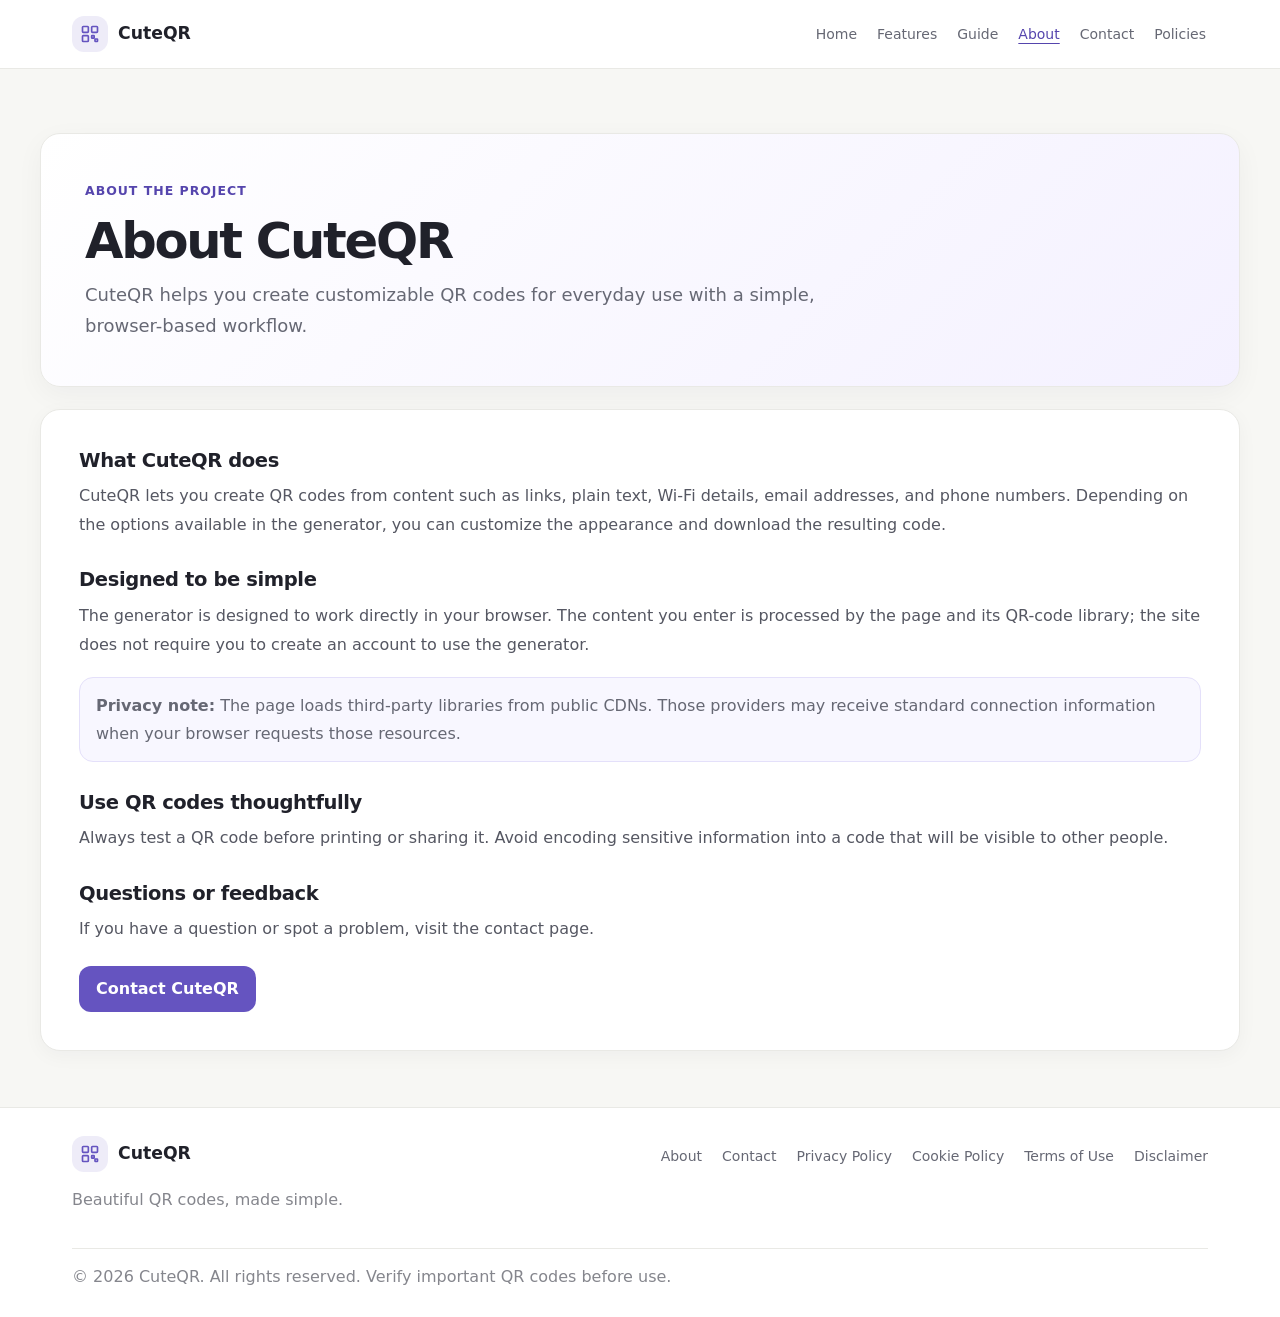
<file: about.html>
<!DOCTYPE html>
<html lang="en">
<head>
  <meta charset="UTF-8" />
  <meta name="viewport" content="width=device-width, initial-scale=1.0, viewport-fit=cover" />
  <meta name="theme-color" content="#f7f7f4" />
  <meta name="referrer" content="strict-origin-when-cross-origin" />
  <meta name="description" content="Learn more about CuteQR, our privacy-first mission, and how we provide reliable, free QR code generation and decoding tools." />
  <title>About CuteQR — Fast & Secure QR Code Tools</title>
  <link rel="icon" href="data:image/svg+xml,%3Csvg xmlns='http://www.w3.org/2000/svg' viewBox='0 0 100 100'%3E%3Crect width='100' height='100' rx='20' fill='%236554c0'/%3E%3Crect x='20' y='20' width='25' height='25' fill='%23fff'/%3E%3Crect x='55' y='20' width='25' height='25' fill='%23fff'/%3E%3Crect x='20' y='55' width='25' height='25' fill='%23fff'/%3E%3Crect x='55' y='55' width='15' height='15' fill='%23fff'/%3E%3C/svg%3E" />
  <link rel="stylesheet" href="assets/css/styles.css" />
  <meta name="keywords" content="About CuteQR, privacy-focused QR generator, safe QR scanner" />
  <link rel="canonical" href="https://qr-rimon.vercel.app/about.html" />
  <!-- Open Graph / Facebook -->
  <meta property="og:type" content="website" />
  <meta property="og:url" content="https://qr-rimon.vercel.app/about.html" />
  <meta property="og:title" content="About CuteQR — Fast & Secure QR Code Tools" />
  <meta property="og:description" content="Learn more about CuteQR, our privacy-first mission, and how we provide reliable, free QR code generation and decoding tools." />
  <meta property="og:site_name" content="CuteQR" />
  <!-- Twitter Card -->
  <meta name="twitter:card" content="summary_large_image" />
  <meta name="twitter:url" content="https://qr-rimon.vercel.app/about.html" />
  <meta name="twitter:title" content="About CuteQR — Fast & Secure QR Code Tools" />
  <meta name="twitter:description" content="Learn more about CuteQR, our privacy-first mission, and how we provide reliable, free QR code generation and decoding tools." />
</head>
<body>
  <a href="#main-content" class="skip-link">Skip to content</a>
  <header class="legal-site-header">
    <div class="container-cute legal-nav">
      <a class="legal-brand" href="index.html" aria-label="CuteQR home"><span class="legal-brand-mark" aria-hidden="true"><svg width="20" height="20" viewBox="0 0 24 24" fill="none" stroke="currentColor" stroke-width="2" stroke-linecap="round" stroke-linejoin="round"><rect x="3" y="3" width="7" height="7" rx="1"/><rect x="14" y="3" width="7" height="7" rx="1"/><rect x="3" y="14" width="7" height="7" rx="1"/><rect x="14" y="14" width="3" height="3" rx=".5"/><rect x="18" y="18" width="3" height="3" rx=".5"/></svg></span><span>CuteQR</span></a>
      <nav class="legal-nav-links" aria-label="Main navigation"><a href="index.html#generator">Home</a>
<a href="index.html#features">Features</a>
<a href="index.html#how-to">Guide</a>
<a href="about.html" aria-current="page">About</a>
<a href="contact.html">Contact</a>
<a href="privacy-policy.html">Policies</a></nav>
    </div>
  </header>
  <main id="main-content" class="container-cute legal-main">
    <section class="legal-hero" aria-labelledby="page-title">
      <span class="legal-eyebrow">About the project</span>
      <h1 id="page-title" class="legal-page-title">About CuteQR</h1>
      <p class="legal-intro">CuteQR helps you create customizable QR codes for everyday use with a simple, browser-based workflow.</p>
    </section>
    <article class="legal-content">
      <h2>What CuteQR does</h2><p>CuteQR lets you create QR codes from content such as links, plain text, Wi-Fi details, email addresses, and phone numbers. Depending on the options available in the generator, you can customize the appearance and download the resulting code.</p><h2>Designed to be simple</h2><p>The generator is designed to work directly in your browser. The content you enter is processed by the page and its QR-code library; the site does not require you to create an account to use the generator.</p><div class="legal-callout"><strong>Privacy note:</strong> The page loads third-party libraries from public CDNs. Those providers may receive standard connection information when your browser requests those resources.</div><h2>Use QR codes thoughtfully</h2><p>Always test a QR code before printing or sharing it. Avoid encoding sensitive information into a code that will be visible to other people.</p><h2>Questions or feedback</h2><p>If you have a question or spot a problem, visit the contact page.</p><a class="legal-cta" href="contact.html">Contact CuteQR</a>
    </article>
  </main>
  <footer class="legal-footer">
    <div class="container-cute legal-footer-inner">
      <div><a class="legal-brand" href="index.html"><span class="legal-brand-mark" aria-hidden="true"><svg width="20" height="20" viewBox="0 0 24 24" fill="none" stroke="currentColor" stroke-width="2" stroke-linecap="round" stroke-linejoin="round"><rect x="3" y="3" width="7" height="7" rx="1"/><rect x="14" y="3" width="7" height="7" rx="1"/><rect x="3" y="14" width="7" height="7" rx="1"/><rect x="14" y="14" width="3" height="3" rx=".5"/><rect x="18" y="18" width="3" height="3" rx=".5"/></svg></span><span>CuteQR</span></a><p class="text-xs mt-2" style="color:var(--ink-mute)">Beautiful QR codes, made simple.</p></div>
      <nav class="footer-links" aria-label="Footer navigation"><a href="about.html">About</a>
<a href="contact.html">Contact</a>
<a href="privacy-policy.html">Privacy Policy</a>
<a href="cookie-policy.html">Cookie Policy</a>
<a href="terms.html">Terms of Use</a>
<a href="disclaimer.html">Disclaimer</a></nav>
      <p class="text-xs" style="color:var(--ink-mute); width:100%; border-top:1px solid var(--border); padding-top:16px; margin:0">© 2026 CuteQR. All rights reserved. Verify important QR codes before use.</p>
    </div>
  </footer>
</body>
</html>
</file>
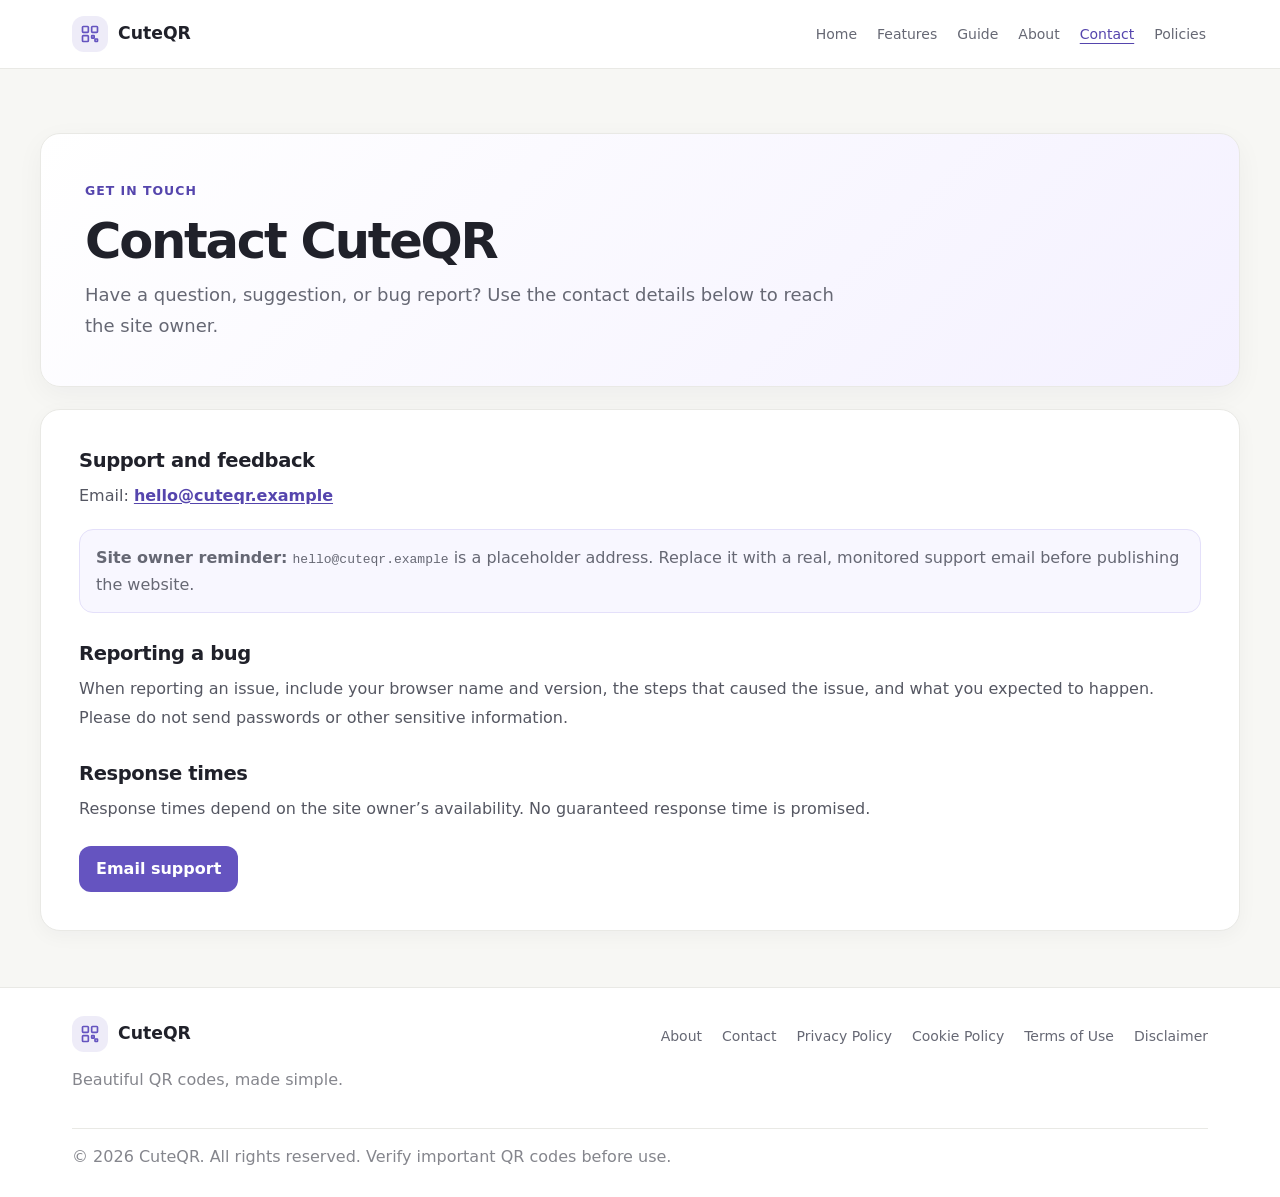
<file: contact.html>
<!DOCTYPE html>
<html lang="en">
<head>
  <meta charset="UTF-8" />
  <meta name="viewport" content="width=device-width, initial-scale=1.0, viewport-fit=cover" />
  <meta name="theme-color" content="#f7f7f4" />
  <meta name="referrer" content="strict-origin-when-cross-origin" />
  <meta name="description" content="Get in touch with the CuteQR team for support, feedback, or inquiries regarding our online QR code tools." />
  <title>Contact Us — CuteQR Support & Feedback</title>
  <link rel="icon" href="data:image/svg+xml,%3Csvg xmlns='http://www.w3.org/2000/svg' viewBox='0 0 100 100'%3E%3Crect width='100' height='100' rx='20' fill='%236554c0'/%3E%3Crect x='20' y='20' width='25' height='25' fill='%23fff'/%3E%3Crect x='55' y='20' width='25' height='25' fill='%23fff'/%3E%3Crect x='20' y='55' width='25' height='25' fill='%23fff'/%3E%3Crect x='55' y='55' width='15' height='15' fill='%23fff'/%3E%3C/svg%3E" />
  <link rel="stylesheet" href="assets/css/styles.css" />
  <meta name="keywords" content="Contact CuteQR, QR code support, feedback" />
  <link rel="canonical" href="https://qr-rimon.vercel.app/contact.html" />
  <!-- Open Graph / Facebook -->
  <meta property="og:type" content="website" />
  <meta property="og:url" content="https://qr-rimon.vercel.app/contact.html" />
  <meta property="og:title" content="Contact Us — CuteQR Support & Feedback" />
  <meta property="og:description" content="Get in touch with the CuteQR team for support, feedback, or inquiries regarding our online QR code tools." />
  <meta property="og:site_name" content="CuteQR" />
  <!-- Twitter Card -->
  <meta name="twitter:card" content="summary_large_image" />
  <meta name="twitter:url" content="https://qr-rimon.vercel.app/contact.html" />
  <meta name="twitter:title" content="Contact Us — CuteQR Support & Feedback" />
  <meta name="twitter:description" content="Get in touch with the CuteQR team for support, feedback, or inquiries regarding our online QR code tools." />
</head>
<body>
  <a href="#main-content" class="skip-link">Skip to content</a>
  <header class="legal-site-header">
    <div class="container-cute legal-nav">
      <a class="legal-brand" href="index.html" aria-label="CuteQR home"><span class="legal-brand-mark" aria-hidden="true"><svg width="20" height="20" viewBox="0 0 24 24" fill="none" stroke="currentColor" stroke-width="2" stroke-linecap="round" stroke-linejoin="round"><rect x="3" y="3" width="7" height="7" rx="1"/><rect x="14" y="3" width="7" height="7" rx="1"/><rect x="3" y="14" width="7" height="7" rx="1"/><rect x="14" y="14" width="3" height="3" rx=".5"/><rect x="18" y="18" width="3" height="3" rx=".5"/></svg></span><span>CuteQR</span></a>
      <nav class="legal-nav-links" aria-label="Main navigation"><a href="index.html#generator">Home</a>
<a href="index.html#features">Features</a>
<a href="index.html#how-to">Guide</a>
<a href="about.html">About</a>
<a href="contact.html" aria-current="page">Contact</a>
<a href="privacy-policy.html">Policies</a></nav>
    </div>
  </header>
  <main id="main-content" class="container-cute legal-main">
    <section class="legal-hero" aria-labelledby="page-title">
      <span class="legal-eyebrow">Get in touch</span>
      <h1 id="page-title" class="legal-page-title">Contact CuteQR</h1>
      <p class="legal-intro">Have a question, suggestion, or bug report? Use the contact details below to reach the site owner.</p>
    </section>
    <article class="legal-content">
      <h2>Support and feedback</h2><p>Email: <a class="legal-inline-link" href="mailto:hello@cuteqr.example">hello@cuteqr.example</a></p><div class="legal-callout"><strong>Site owner reminder:</strong> <code>hello@cuteqr.example</code> is a placeholder address. Replace it with a real, monitored support email before publishing the website.</div><h2>Reporting a bug</h2><p>When reporting an issue, include your browser name and version, the steps that caused the issue, and what you expected to happen. Please do not send passwords or other sensitive information.</p><h2>Response times</h2><p>Response times depend on the site owner’s availability. No guaranteed response time is promised.</p><a class="legal-cta" href="mailto:hello@cuteqr.example">Email support</a>
    </article>
  </main>
  <footer class="legal-footer">
    <div class="container-cute legal-footer-inner">
      <div><a class="legal-brand" href="index.html"><span class="legal-brand-mark" aria-hidden="true"><svg width="20" height="20" viewBox="0 0 24 24" fill="none" stroke="currentColor" stroke-width="2" stroke-linecap="round" stroke-linejoin="round"><rect x="3" y="3" width="7" height="7" rx="1"/><rect x="14" y="3" width="7" height="7" rx="1"/><rect x="3" y="14" width="7" height="7" rx="1"/><rect x="14" y="14" width="3" height="3" rx=".5"/><rect x="18" y="18" width="3" height="3" rx=".5"/></svg></span><span>CuteQR</span></a><p class="text-xs mt-2" style="color:var(--ink-mute)">Beautiful QR codes, made simple.</p></div>
      <nav class="footer-links" aria-label="Footer navigation"><a href="about.html">About</a>
<a href="contact.html">Contact</a>
<a href="privacy-policy.html">Privacy Policy</a>
<a href="cookie-policy.html">Cookie Policy</a>
<a href="terms.html">Terms of Use</a>
<a href="disclaimer.html">Disclaimer</a></nav>
      <p class="text-xs" style="color:var(--ink-mute); width:100%; border-top:1px solid var(--border); padding-top:16px; margin:0">© 2026 CuteQR. All rights reserved. Verify important QR codes before use.</p>
    </div>
  </footer>
</body>
</html>
</file>
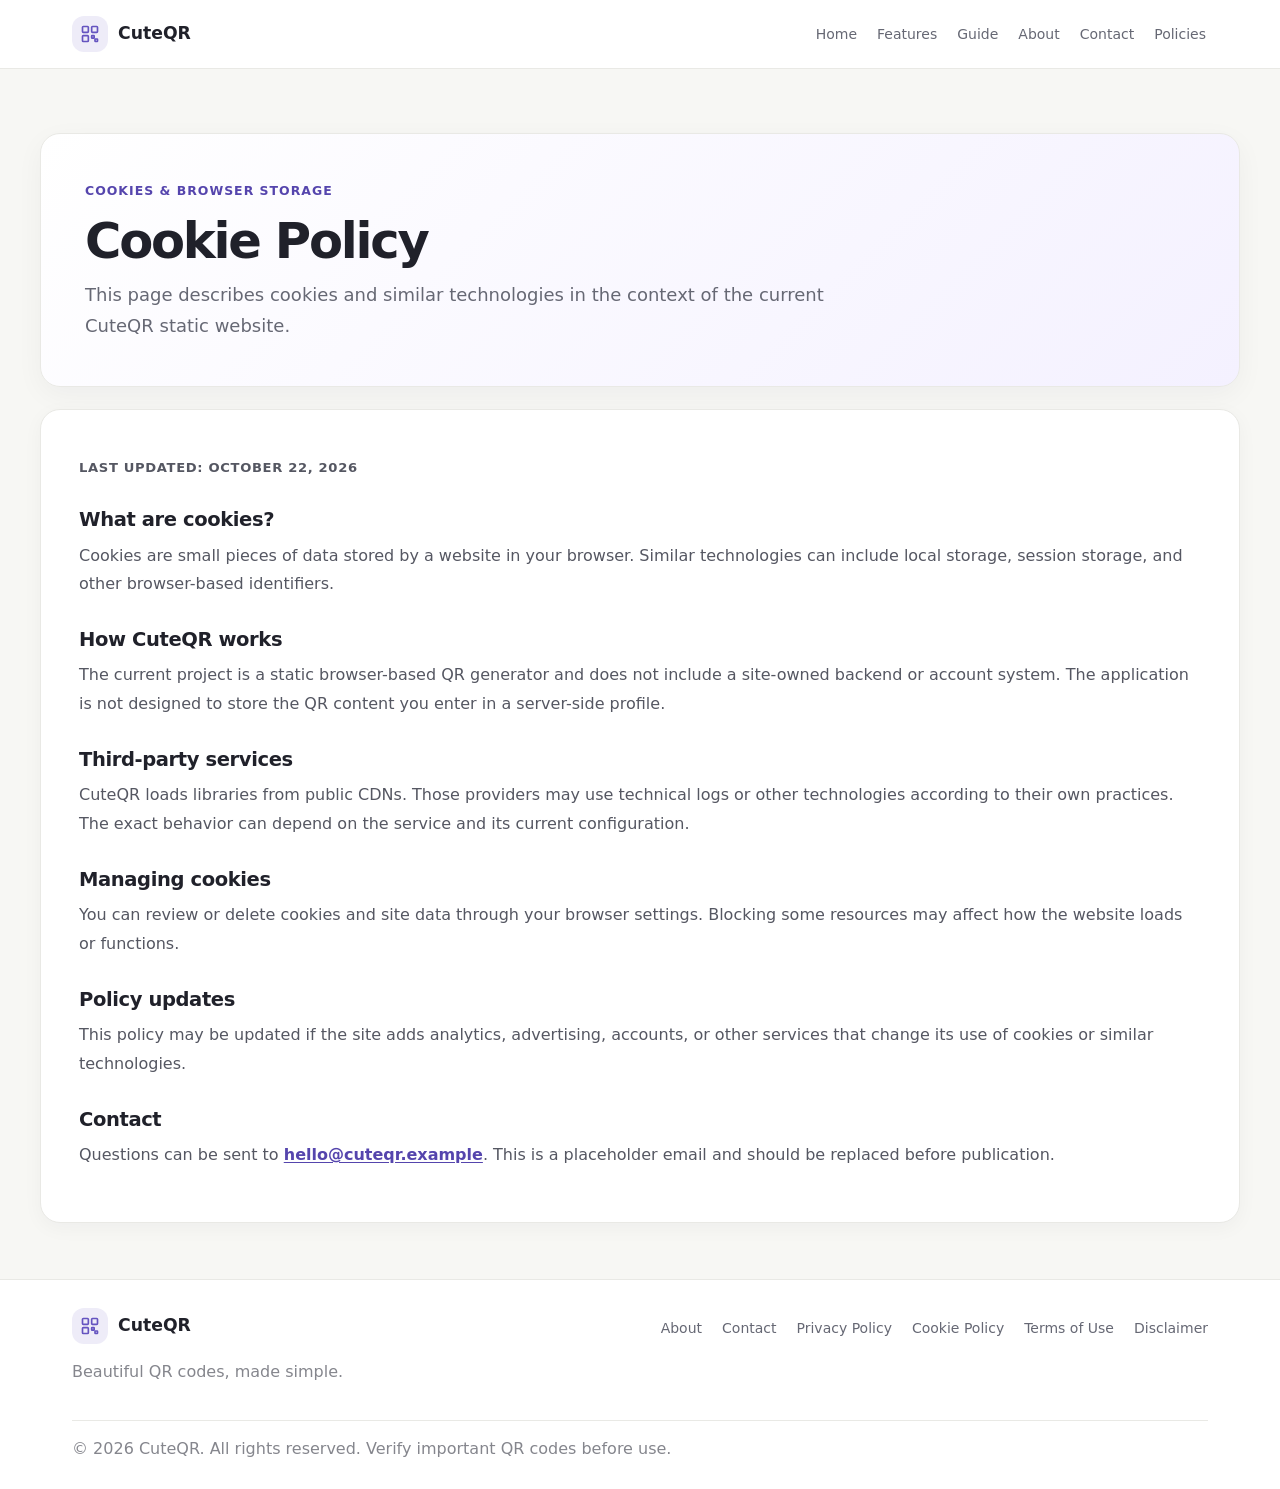
<file: cookie-policy.html>
<!DOCTYPE html>
<html lang="en">
<head>
  <meta charset="UTF-8" />
  <meta name="viewport" content="width=device-width, initial-scale=1.0, viewport-fit=cover" />
  <meta name="theme-color" content="#f7f7f4" />
  <meta name="referrer" content="strict-origin-when-cross-origin" />
  <meta name="description" content="Understand how CuteQR uses cookies and tracking technologies to ensure optimal performance." />
  <title>Cookie Policy — CuteQR</title>
  <link rel="icon" href="data:image/svg+xml,%3Csvg xmlns='http://www.w3.org/2000/svg' viewBox='0 0 100 100'%3E%3Crect width='100' height='100' rx='20' fill='%236554c0'/%3E%3Crect x='20' y='20' width='25' height='25' fill='%23fff'/%3E%3Crect x='55' y='20' width='25' height='25' fill='%23fff'/%3E%3Crect x='20' y='55' width='25' height='25' fill='%23fff'/%3E%3Crect x='55' y='55' width='15' height='15' fill='%23fff'/%3E%3C/svg%3E" />
  <link rel="stylesheet" href="assets/css/styles.css" />
  <meta name="keywords" content="CuteQR cookie policy, cookies usage" />
  <link rel="canonical" href="https://qr-rimon.vercel.app/cookie-policy.html" />
  <!-- Open Graph / Facebook -->
  <meta property="og:type" content="website" />
  <meta property="og:url" content="https://qr-rimon.vercel.app/cookie-policy.html" />
  <meta property="og:title" content="Cookie Policy — CuteQR" />
  <meta property="og:description" content="Understand how CuteQR uses cookies and tracking technologies to ensure optimal performance." />
  <meta property="og:site_name" content="CuteQR" />
  <!-- Twitter Card -->
  <meta name="twitter:card" content="summary_large_image" />
  <meta name="twitter:url" content="https://qr-rimon.vercel.app/cookie-policy.html" />
  <meta name="twitter:title" content="Cookie Policy — CuteQR" />
  <meta name="twitter:description" content="Understand how CuteQR uses cookies and tracking technologies to ensure optimal performance." />
</head>
<body>
  <a href="#main-content" class="skip-link">Skip to content</a>
  <header class="legal-site-header">
    <div class="container-cute legal-nav">
      <a class="legal-brand" href="index.html" aria-label="CuteQR home"><span class="legal-brand-mark" aria-hidden="true"><svg width="20" height="20" viewBox="0 0 24 24" fill="none" stroke="currentColor" stroke-width="2" stroke-linecap="round" stroke-linejoin="round"><rect x="3" y="3" width="7" height="7" rx="1"/><rect x="14" y="3" width="7" height="7" rx="1"/><rect x="3" y="14" width="7" height="7" rx="1"/><rect x="14" y="14" width="3" height="3" rx=".5"/><rect x="18" y="18" width="3" height="3" rx=".5"/></svg></span><span>CuteQR</span></a>
      <nav class="legal-nav-links" aria-label="Main navigation"><a href="index.html#generator">Home</a>
<a href="index.html#features">Features</a>
<a href="index.html#how-to">Guide</a>
<a href="about.html">About</a>
<a href="contact.html">Contact</a>
<a href="privacy-policy.html">Policies</a></nav>
    </div>
  </header>
  <main id="main-content" class="container-cute legal-main">
    <section class="legal-hero" aria-labelledby="page-title">
      <span class="legal-eyebrow">Cookies & browser storage</span>
      <h1 id="page-title" class="legal-page-title">Cookie Policy</h1>
      <p class="legal-intro">This page describes cookies and similar technologies in the context of the current CuteQR static website.</p>
    </section>
    <article class="legal-content">
      <p class="legal-updated">Last updated: October 22, 2026</p><h2>What are cookies?</h2><p>Cookies are small pieces of data stored by a website in your browser. Similar technologies can include local storage, session storage, and other browser-based identifiers.</p><h2>How CuteQR works</h2><p>The current project is a static browser-based QR generator and does not include a site-owned backend or account system. The application is not designed to store the QR content you enter in a server-side profile.</p><h2>Third-party services</h2><p>CuteQR loads libraries from public CDNs. Those providers may use technical logs or other technologies according to their own practices. The exact behavior can depend on the service and its current configuration.</p><h2>Managing cookies</h2><p>You can review or delete cookies and site data through your browser settings. Blocking some resources may affect how the website loads or functions.</p><h2>Policy updates</h2><p>This policy may be updated if the site adds analytics, advertising, accounts, or other services that change its use of cookies or similar technologies.</p><h2>Contact</h2><p>Questions can be sent to <a class="legal-inline-link" href="mailto:hello@cuteqr.example">hello@cuteqr.example</a>. This is a placeholder email and should be replaced before publication.</p>
    </article>
  </main>
  <footer class="legal-footer">
    <div class="container-cute legal-footer-inner">
      <div><a class="legal-brand" href="index.html"><span class="legal-brand-mark" aria-hidden="true"><svg width="20" height="20" viewBox="0 0 24 24" fill="none" stroke="currentColor" stroke-width="2" stroke-linecap="round" stroke-linejoin="round"><rect x="3" y="3" width="7" height="7" rx="1"/><rect x="14" y="3" width="7" height="7" rx="1"/><rect x="3" y="14" width="7" height="7" rx="1"/><rect x="14" y="14" width="3" height="3" rx=".5"/><rect x="18" y="18" width="3" height="3" rx=".5"/></svg></span><span>CuteQR</span></a><p class="text-xs mt-2" style="color:var(--ink-mute)">Beautiful QR codes, made simple.</p></div>
      <nav class="footer-links" aria-label="Footer navigation"><a href="about.html">About</a>
<a href="contact.html">Contact</a>
<a href="privacy-policy.html">Privacy Policy</a>
<a href="cookie-policy.html">Cookie Policy</a>
<a href="terms.html">Terms of Use</a>
<a href="disclaimer.html">Disclaimer</a></nav>
      <p class="text-xs" style="color:var(--ink-mute); width:100%; border-top:1px solid var(--border); padding-top:16px; margin:0">© 2026 CuteQR. All rights reserved. Verify important QR codes before use.</p>
    </div>
  </footer>
</body>
</html>
</file>
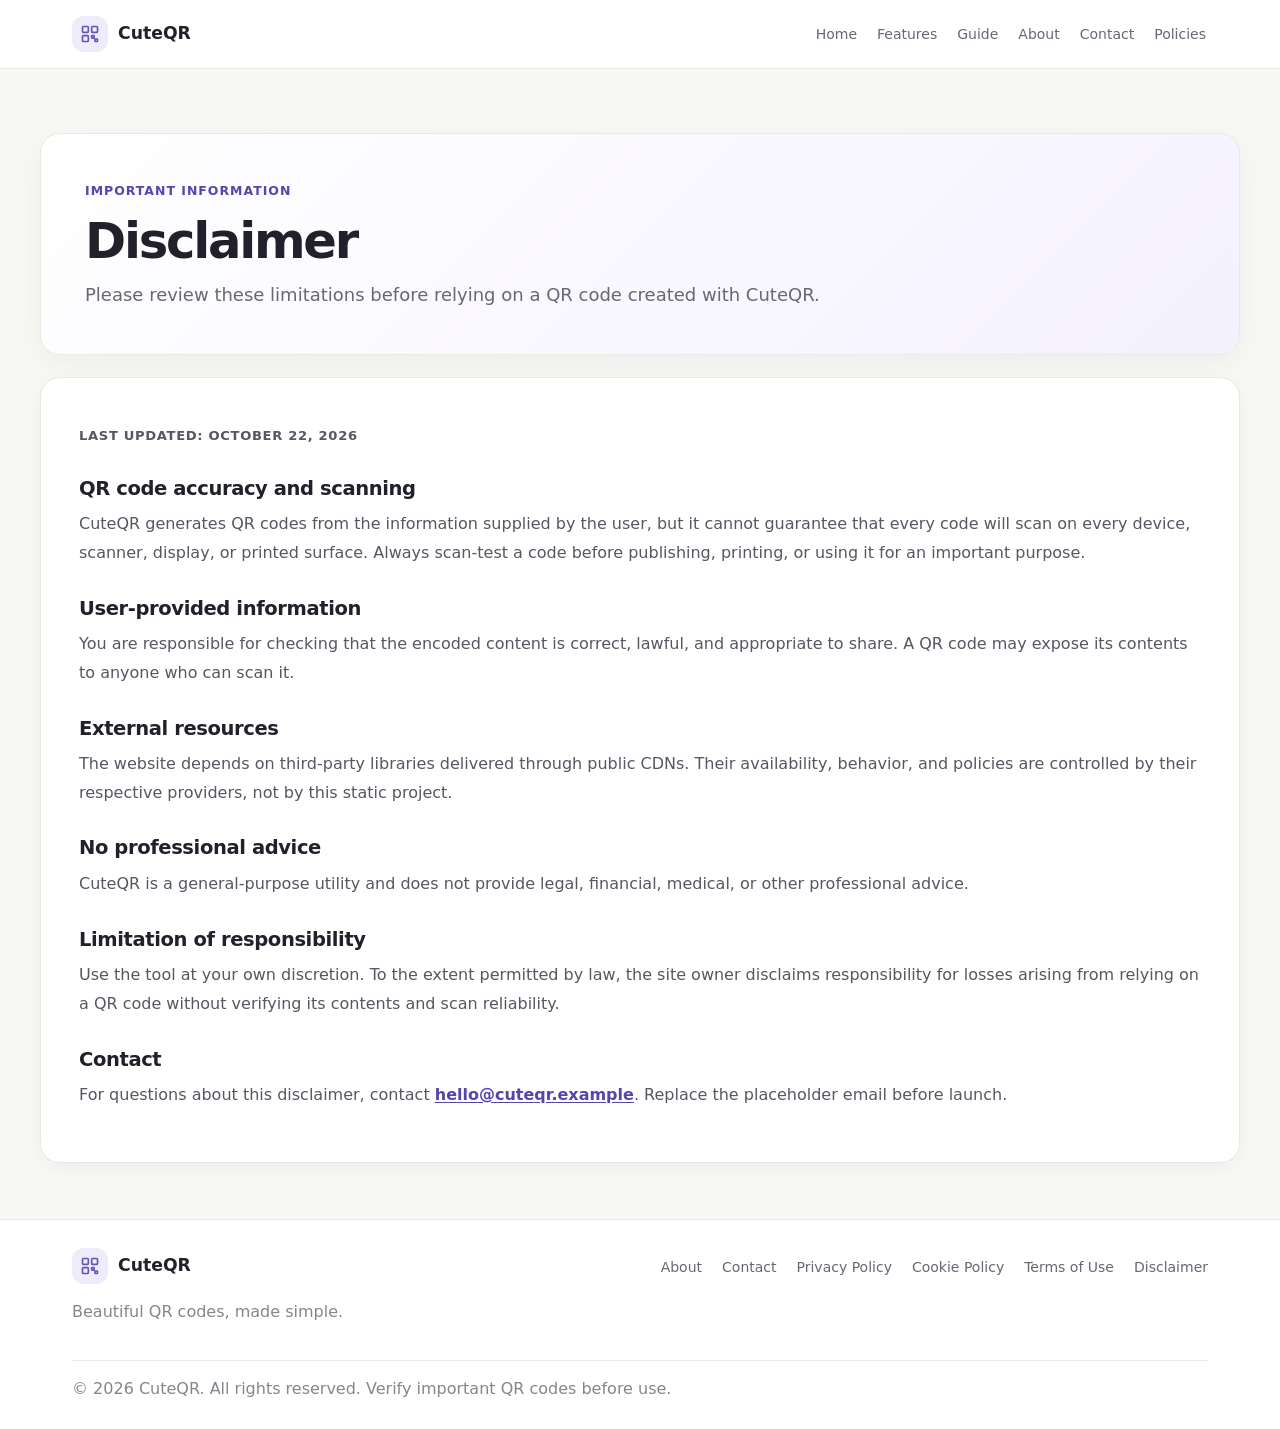
<file: disclaimer.html>
<!DOCTYPE html>
<html lang="en">
<head>
  <meta charset="UTF-8" />
  <meta name="viewport" content="width=device-width, initial-scale=1.0, viewport-fit=cover" />
  <meta name="theme-color" content="#f7f7f4" />
  <meta name="referrer" content="strict-origin-when-cross-origin" />
  <meta name="description" content="Read the disclaimer for CuteQR regarding tool usage, QR code generation accuracy, and limitations." />
  <title>Disclaimer — CuteQR</title>
  <link rel="icon" href="data:image/svg+xml,%3Csvg xmlns='http://www.w3.org/2000/svg' viewBox='0 0 100 100'%3E%3Crect width='100' height='100' rx='20' fill='%236554c0'/%3E%3Crect x='20' y='20' width='25' height='25' fill='%23fff'/%3E%3Crect x='55' y='20' width='25' height='25' fill='%23fff'/%3E%3Crect x='20' y='55' width='25' height='25' fill='%23fff'/%3E%3Crect x='55' y='55' width='15' height='15' fill='%23fff'/%3E%3C/svg%3E" />
  <link rel="stylesheet" href="assets/css/styles.css" />
  <meta name="keywords" content="CuteQR disclaimer, terms disclaimer" />
  <link rel="canonical" href="https://qr-rimon.vercel.app/disclaimer.html" />
  <!-- Open Graph / Facebook -->
  <meta property="og:type" content="website" />
  <meta property="og:url" content="https://qr-rimon.vercel.app/disclaimer.html" />
  <meta property="og:title" content="Disclaimer — CuteQR" />
  <meta property="og:description" content="Read the disclaimer for CuteQR regarding tool usage, QR code generation accuracy, and limitations." />
  <meta property="og:site_name" content="CuteQR" />
  <!-- Twitter Card -->
  <meta name="twitter:card" content="summary_large_image" />
  <meta name="twitter:url" content="https://qr-rimon.vercel.app/disclaimer.html" />
  <meta name="twitter:title" content="Disclaimer — CuteQR" />
  <meta name="twitter:description" content="Read the disclaimer for CuteQR regarding tool usage, QR code generation accuracy, and limitations." />
</head>
<body>
  <a href="#main-content" class="skip-link">Skip to content</a>
  <header class="legal-site-header">
    <div class="container-cute legal-nav">
      <a class="legal-brand" href="index.html" aria-label="CuteQR home"><span class="legal-brand-mark" aria-hidden="true"><svg width="20" height="20" viewBox="0 0 24 24" fill="none" stroke="currentColor" stroke-width="2" stroke-linecap="round" stroke-linejoin="round"><rect x="3" y="3" width="7" height="7" rx="1"/><rect x="14" y="3" width="7" height="7" rx="1"/><rect x="3" y="14" width="7" height="7" rx="1"/><rect x="14" y="14" width="3" height="3" rx=".5"/><rect x="18" y="18" width="3" height="3" rx=".5"/></svg></span><span>CuteQR</span></a>
      <nav class="legal-nav-links" aria-label="Main navigation"><a href="index.html#generator">Home</a>
<a href="index.html#features">Features</a>
<a href="index.html#how-to">Guide</a>
<a href="about.html">About</a>
<a href="contact.html">Contact</a>
<a href="privacy-policy.html">Policies</a></nav>
    </div>
  </header>
  <main id="main-content" class="container-cute legal-main">
    <section class="legal-hero" aria-labelledby="page-title">
      <span class="legal-eyebrow">Important information</span>
      <h1 id="page-title" class="legal-page-title">Disclaimer</h1>
      <p class="legal-intro">Please review these limitations before relying on a QR code created with CuteQR.</p>
    </section>
    <article class="legal-content">
      <p class="legal-updated">Last updated: October 22, 2026</p><h2>QR code accuracy and scanning</h2><p>CuteQR generates QR codes from the information supplied by the user, but it cannot guarantee that every code will scan on every device, scanner, display, or printed surface. Always scan-test a code before publishing, printing, or using it for an important purpose.</p><h2>User-provided information</h2><p>You are responsible for checking that the encoded content is correct, lawful, and appropriate to share. A QR code may expose its contents to anyone who can scan it.</p><h2>External resources</h2><p>The website depends on third-party libraries delivered through public CDNs. Their availability, behavior, and policies are controlled by their respective providers, not by this static project.</p><h2>No professional advice</h2><p>CuteQR is a general-purpose utility and does not provide legal, financial, medical, or other professional advice.</p><h2>Limitation of responsibility</h2><p>Use the tool at your own discretion. To the extent permitted by law, the site owner disclaims responsibility for losses arising from relying on a QR code without verifying its contents and scan reliability.</p><h2>Contact</h2><p>For questions about this disclaimer, contact <a class="legal-inline-link" href="mailto:hello@cuteqr.example">hello@cuteqr.example</a>. Replace the placeholder email before launch.</p>
    </article>
  </main>
  <footer class="legal-footer">
    <div class="container-cute legal-footer-inner">
      <div><a class="legal-brand" href="index.html"><span class="legal-brand-mark" aria-hidden="true"><svg width="20" height="20" viewBox="0 0 24 24" fill="none" stroke="currentColor" stroke-width="2" stroke-linecap="round" stroke-linejoin="round"><rect x="3" y="3" width="7" height="7" rx="1"/><rect x="14" y="3" width="7" height="7" rx="1"/><rect x="3" y="14" width="7" height="7" rx="1"/><rect x="14" y="14" width="3" height="3" rx=".5"/><rect x="18" y="18" width="3" height="3" rx=".5"/></svg></span><span>CuteQR</span></a><p class="text-xs mt-2" style="color:var(--ink-mute)">Beautiful QR codes, made simple.</p></div>
      <nav class="footer-links" aria-label="Footer navigation"><a href="about.html">About</a>
<a href="contact.html">Contact</a>
<a href="privacy-policy.html">Privacy Policy</a>
<a href="cookie-policy.html">Cookie Policy</a>
<a href="terms.html">Terms of Use</a>
<a href="disclaimer.html">Disclaimer</a></nav>
      <p class="text-xs" style="color:var(--ink-mute); width:100%; border-top:1px solid var(--border); padding-top:16px; margin:0">© 2026 CuteQR. All rights reserved. Verify important QR codes before use.</p>
    </div>
  </footer>
</body>
</html>
</file>
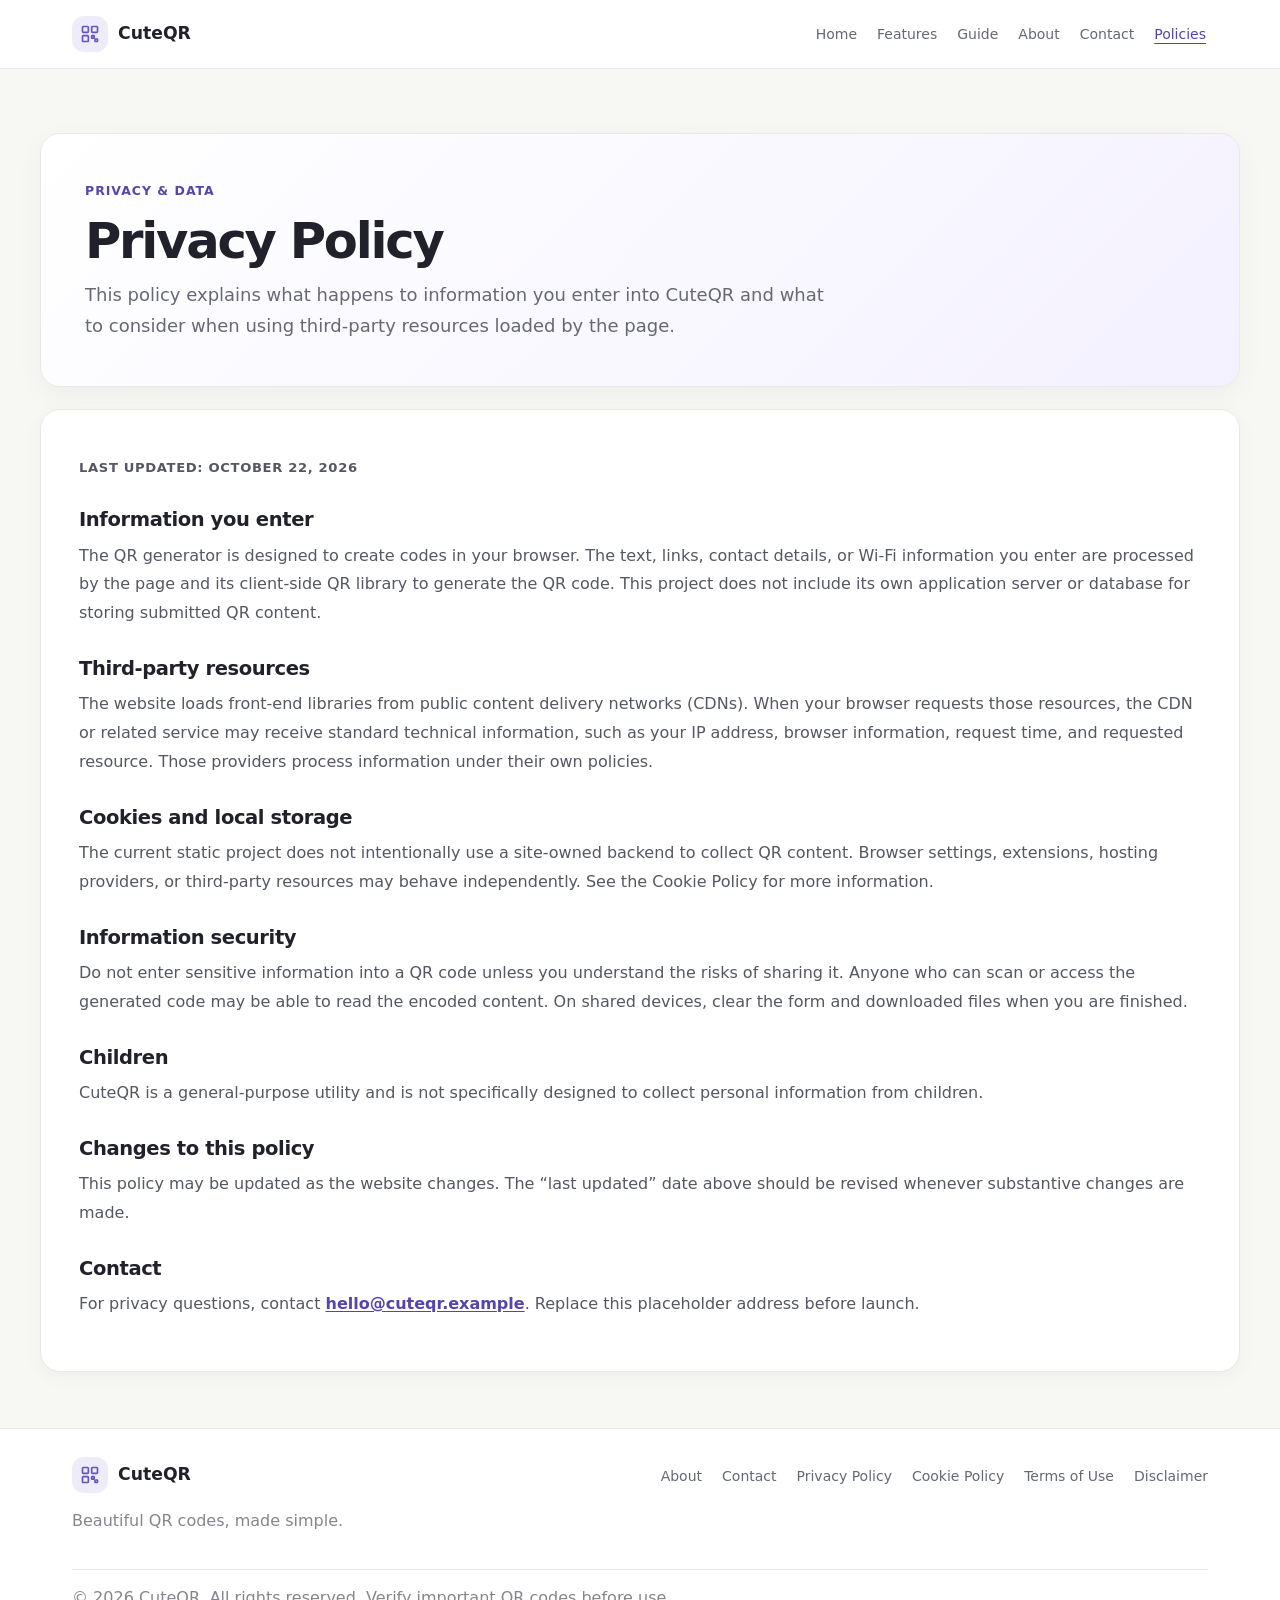
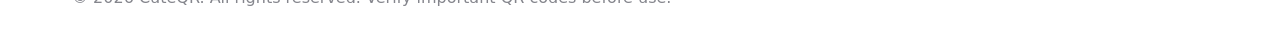
<file: privacy-policy.html>
<!DOCTYPE html>
<html lang="en">
<head>
  <meta charset="UTF-8" />
  <meta name="viewport" content="width=device-width, initial-scale=1.0, viewport-fit=cover" />
  <meta name="theme-color" content="#f7f7f4" />
  <meta name="referrer" content="strict-origin-when-cross-origin" />
  <meta name="description" content="Read the CuteQR Privacy Policy to understand how we protect your privacy, data, and security while using our free QR tools." />
  <title>Privacy Policy — CuteQR</title>
  <link rel="icon" href="data:image/svg+xml,%3Csvg xmlns='http://www.w3.org/2000/svg' viewBox='0 0 100 100'%3E%3Crect width='100' height='100' rx='20' fill='%236554c0'/%3E%3Crect x='20' y='20' width='25' height='25' fill='%23fff'/%3E%3Crect x='55' y='20' width='25' height='25' fill='%23fff'/%3E%3Crect x='20' y='55' width='25' height='25' fill='%23fff'/%3E%3Crect x='55' y='55' width='15' height='15' fill='%23fff'/%3E%3C/svg%3E" />
  <link rel="stylesheet" href="assets/css/styles.css" />
  <meta name="keywords" content="CuteQR privacy policy, data security" />
  <link rel="canonical" href="https://qr-rimon.vercel.app/privacy-policy.html" />
  <!-- Open Graph / Facebook -->
  <meta property="og:type" content="website" />
  <meta property="og:url" content="https://qr-rimon.vercel.app/privacy-policy.html" />
  <meta property="og:title" content="Privacy Policy — CuteQR" />
  <meta property="og:description" content="Read the CuteQR Privacy Policy to understand how we protect your privacy, data, and security while using our free QR tools." />
  <meta property="og:site_name" content="CuteQR" />
  <!-- Twitter Card -->
  <meta name="twitter:card" content="summary_large_image" />
  <meta name="twitter:url" content="https://qr-rimon.vercel.app/privacy-policy.html" />
  <meta name="twitter:title" content="Privacy Policy — CuteQR" />
  <meta name="twitter:description" content="Read the CuteQR Privacy Policy to understand how we protect your privacy, data, and security while using our free QR tools." />
</head>
<body>
  <a href="#main-content" class="skip-link">Skip to content</a>
  <header class="legal-site-header">
    <div class="container-cute legal-nav">
      <a class="legal-brand" href="index.html" aria-label="CuteQR home"><span class="legal-brand-mark" aria-hidden="true"><svg width="20" height="20" viewBox="0 0 24 24" fill="none" stroke="currentColor" stroke-width="2" stroke-linecap="round" stroke-linejoin="round"><rect x="3" y="3" width="7" height="7" rx="1"/><rect x="14" y="3" width="7" height="7" rx="1"/><rect x="3" y="14" width="7" height="7" rx="1"/><rect x="14" y="14" width="3" height="3" rx=".5"/><rect x="18" y="18" width="3" height="3" rx=".5"/></svg></span><span>CuteQR</span></a>
      <nav class="legal-nav-links" aria-label="Main navigation"><a href="index.html#generator">Home</a>
<a href="index.html#features">Features</a>
<a href="index.html#how-to">Guide</a>
<a href="about.html">About</a>
<a href="contact.html">Contact</a>
<a href="privacy-policy.html" aria-current="page">Policies</a></nav>
    </div>
  </header>
  <main id="main-content" class="container-cute legal-main">
    <section class="legal-hero" aria-labelledby="page-title">
      <span class="legal-eyebrow">Privacy & data</span>
      <h1 id="page-title" class="legal-page-title">Privacy Policy</h1>
      <p class="legal-intro">This policy explains what happens to information you enter into CuteQR and what to consider when using third-party resources loaded by the page.</p>
    </section>
    <article class="legal-content">
      <p class="legal-updated">Last updated: October 22, 2026</p><h2>Information you enter</h2><p>The QR generator is designed to create codes in your browser. The text, links, contact details, or Wi-Fi information you enter are processed by the page and its client-side QR library to generate the QR code. This project does not include its own application server or database for storing submitted QR content.</p><h2>Third-party resources</h2><p>The website loads front-end libraries from public content delivery networks (CDNs). When your browser requests those resources, the CDN or related service may receive standard technical information, such as your IP address, browser information, request time, and requested resource. Those providers process information under their own policies.</p><h2>Cookies and local storage</h2><p>The current static project does not intentionally use a site-owned backend to collect QR content. Browser settings, extensions, hosting providers, or third-party resources may behave independently. See the Cookie Policy for more information.</p><h2>Information security</h2><p>Do not enter sensitive information into a QR code unless you understand the risks of sharing it. Anyone who can scan or access the generated code may be able to read the encoded content. On shared devices, clear the form and downloaded files when you are finished.</p><h2>Children</h2><p>CuteQR is a general-purpose utility and is not specifically designed to collect personal information from children.</p><h2>Changes to this policy</h2><p>This policy may be updated as the website changes. The “last updated” date above should be revised whenever substantive changes are made.</p><h2>Contact</h2><p>For privacy questions, contact <a class="legal-inline-link" href="mailto:hello@cuteqr.example">hello@cuteqr.example</a>. Replace this placeholder address before launch.</p>
    </article>
  </main>
  <footer class="legal-footer">
    <div class="container-cute legal-footer-inner">
      <div><a class="legal-brand" href="index.html"><span class="legal-brand-mark" aria-hidden="true"><svg width="20" height="20" viewBox="0 0 24 24" fill="none" stroke="currentColor" stroke-width="2" stroke-linecap="round" stroke-linejoin="round"><rect x="3" y="3" width="7" height="7" rx="1"/><rect x="14" y="3" width="7" height="7" rx="1"/><rect x="3" y="14" width="7" height="7" rx="1"/><rect x="14" y="14" width="3" height="3" rx=".5"/><rect x="18" y="18" width="3" height="3" rx=".5"/></svg></span><span>CuteQR</span></a><p class="text-xs mt-2" style="color:var(--ink-mute)">Beautiful QR codes, made simple.</p></div>
      <nav class="footer-links" aria-label="Footer navigation"><a href="about.html">About</a>
<a href="contact.html">Contact</a>
<a href="privacy-policy.html">Privacy Policy</a>
<a href="cookie-policy.html">Cookie Policy</a>
<a href="terms.html">Terms of Use</a>
<a href="disclaimer.html">Disclaimer</a></nav>
      <p class="text-xs" style="color:var(--ink-mute); width:100%; border-top:1px solid var(--border); padding-top:16px; margin:0">© 2026 CuteQR. All rights reserved. Verify important QR codes before use.</p>
    </div>
  </footer>
</body>
</html>
</file>
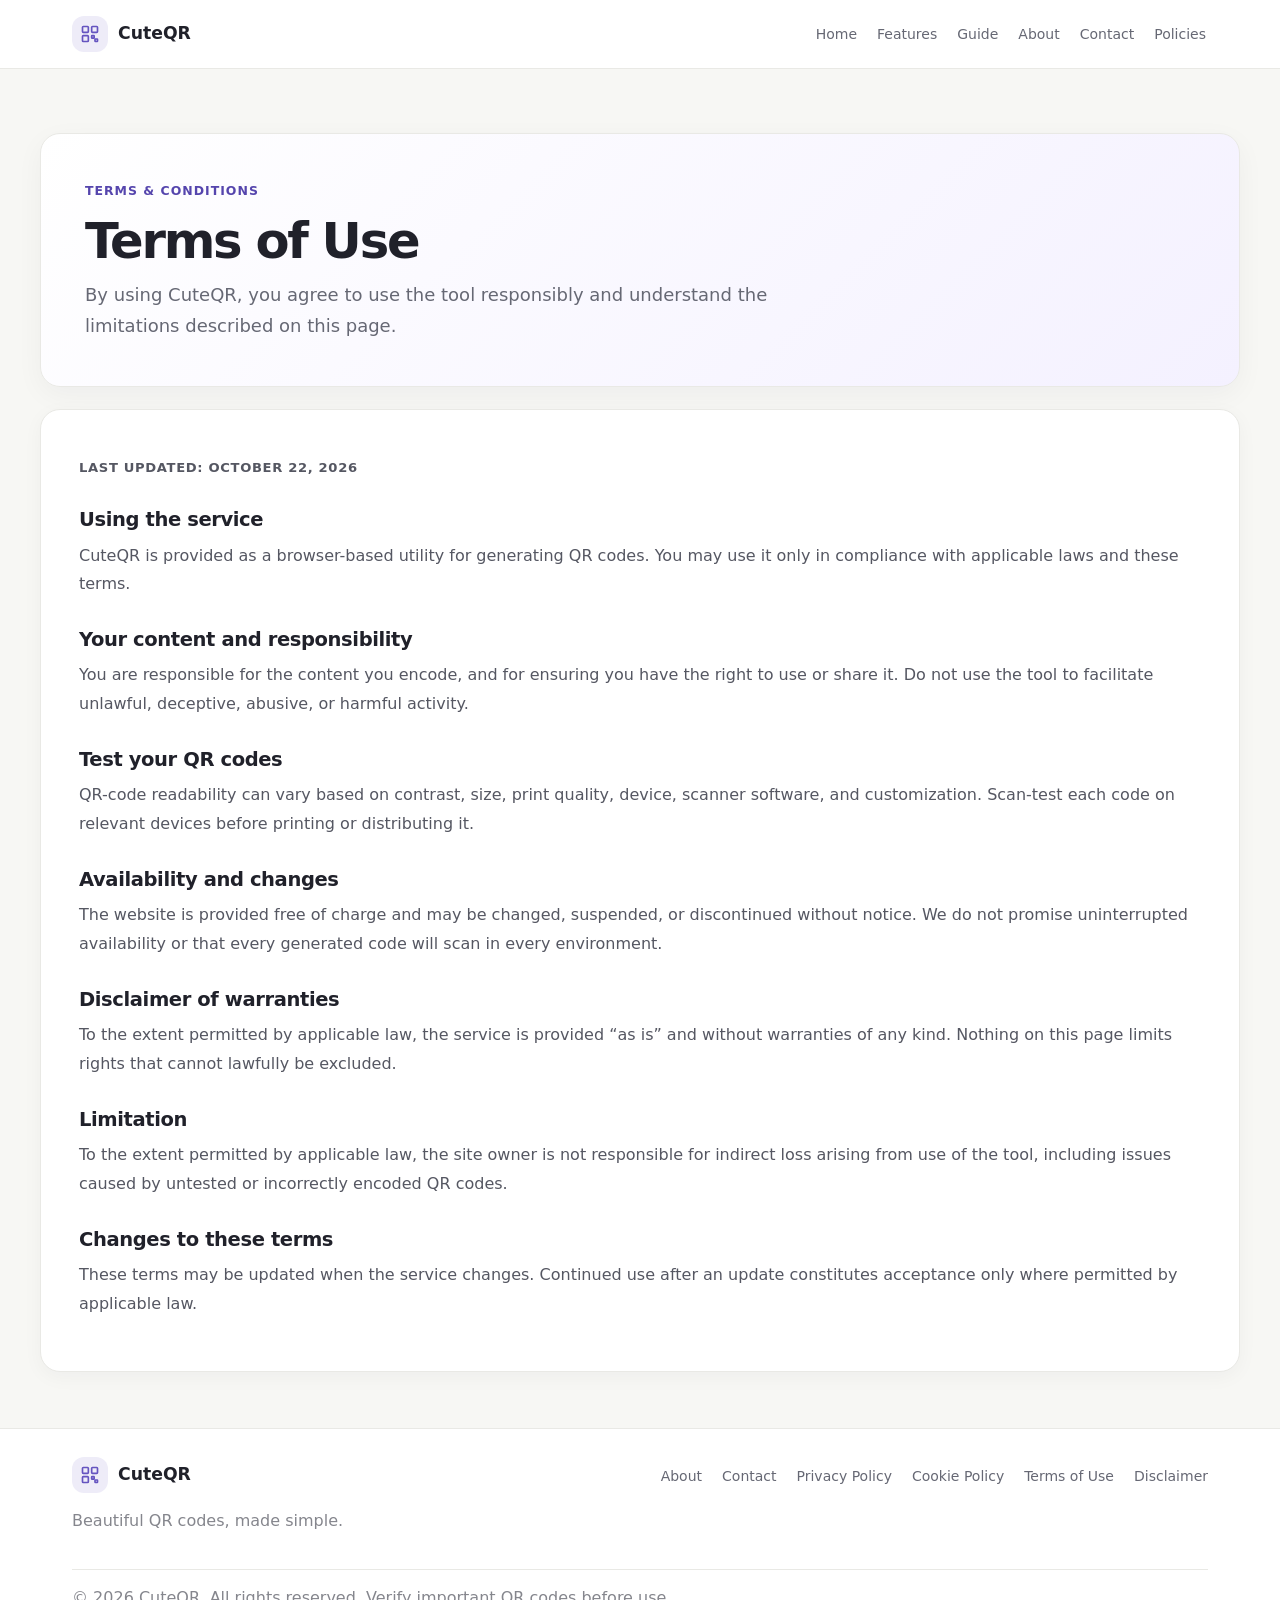
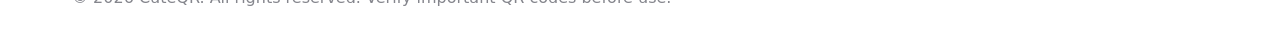
<file: terms.html>
<!DOCTYPE html>
<html lang="en">
<head>
  <meta charset="UTF-8" />
  <meta name="viewport" content="width=device-width, initial-scale=1.0, viewport-fit=cover" />
  <meta name="theme-color" content="#f7f7f4" />
  <meta name="referrer" content="strict-origin-when-cross-origin" />
  <meta name="description" content="Review the Terms of Service for using CuteQR online QR code generator and decoder services." />
  <title>Terms of Service — CuteQR</title>
  <link rel="icon" href="data:image/svg+xml,%3Csvg xmlns='http://www.w3.org/2000/svg' viewBox='0 0 100 100'%3E%3Crect width='100' height='100' rx='20' fill='%236554c0'/%3E%3Crect x='20' y='20' width='25' height='25' fill='%23fff'/%3E%3Crect x='55' y='20' width='25' height='25' fill='%23fff'/%3E%3Crect x='20' y='55' width='25' height='25' fill='%23fff'/%3E%3Crect x='55' y='55' width='15' height='15' fill='%23fff'/%3E%3C/svg%3E" />
  <link rel="stylesheet" href="assets/css/styles.css" />
  <meta name="keywords" content="CuteQR terms of service, terms of use" />
  <link rel="canonical" href="https://qr-rimon.vercel.app/terms.html" />
  <!-- Open Graph / Facebook -->
  <meta property="og:type" content="website" />
  <meta property="og:url" content="https://qr-rimon.vercel.app/terms.html" />
  <meta property="og:title" content="Terms of Service — CuteQR" />
  <meta property="og:description" content="Review the Terms of Service for using CuteQR online QR code generator and decoder services." />
  <meta property="og:site_name" content="CuteQR" />
  <!-- Twitter Card -->
  <meta name="twitter:card" content="summary_large_image" />
  <meta name="twitter:url" content="https://qr-rimon.vercel.app/terms.html" />
  <meta name="twitter:title" content="Terms of Service — CuteQR" />
  <meta name="twitter:description" content="Review the Terms of Service for using CuteQR online QR code generator and decoder services." />
</head>
<body>
  <a href="#main-content" class="skip-link">Skip to content</a>
  <header class="legal-site-header">
    <div class="container-cute legal-nav">
      <a class="legal-brand" href="index.html" aria-label="CuteQR home"><span class="legal-brand-mark" aria-hidden="true"><svg width="20" height="20" viewBox="0 0 24 24" fill="none" stroke="currentColor" stroke-width="2" stroke-linecap="round" stroke-linejoin="round"><rect x="3" y="3" width="7" height="7" rx="1"/><rect x="14" y="3" width="7" height="7" rx="1"/><rect x="3" y="14" width="7" height="7" rx="1"/><rect x="14" y="14" width="3" height="3" rx=".5"/><rect x="18" y="18" width="3" height="3" rx=".5"/></svg></span><span>CuteQR</span></a>
      <nav class="legal-nav-links" aria-label="Main navigation"><a href="index.html#generator">Home</a>
<a href="index.html#features">Features</a>
<a href="index.html#how-to">Guide</a>
<a href="about.html">About</a>
<a href="contact.html">Contact</a>
<a href="privacy-policy.html">Policies</a></nav>
    </div>
  </header>
  <main id="main-content" class="container-cute legal-main">
    <section class="legal-hero" aria-labelledby="page-title">
      <span class="legal-eyebrow">Terms & conditions</span>
      <h1 id="page-title" class="legal-page-title">Terms of Use</h1>
      <p class="legal-intro">By using CuteQR, you agree to use the tool responsibly and understand the limitations described on this page.</p>
    </section>
    <article class="legal-content">
      <p class="legal-updated">Last updated: October 22, 2026</p><h2>Using the service</h2><p>CuteQR is provided as a browser-based utility for generating QR codes. You may use it only in compliance with applicable laws and these terms.</p><h2>Your content and responsibility</h2><p>You are responsible for the content you encode, and for ensuring you have the right to use or share it. Do not use the tool to facilitate unlawful, deceptive, abusive, or harmful activity.</p><h2>Test your QR codes</h2><p>QR-code readability can vary based on contrast, size, print quality, device, scanner software, and customization. Scan-test each code on relevant devices before printing or distributing it.</p><h2>Availability and changes</h2><p>The website is provided free of charge and may be changed, suspended, or discontinued without notice. We do not promise uninterrupted availability or that every generated code will scan in every environment.</p><h2>Disclaimer of warranties</h2><p>To the extent permitted by applicable law, the service is provided “as is” and without warranties of any kind. Nothing on this page limits rights that cannot lawfully be excluded.</p><h2>Limitation</h2><p>To the extent permitted by applicable law, the site owner is not responsible for indirect loss arising from use of the tool, including issues caused by untested or incorrectly encoded QR codes.</p><h2>Changes to these terms</h2><p>These terms may be updated when the service changes. Continued use after an update constitutes acceptance only where permitted by applicable law.</p>
    </article>
  </main>
  <footer class="legal-footer">
    <div class="container-cute legal-footer-inner">
      <div><a class="legal-brand" href="index.html"><span class="legal-brand-mark" aria-hidden="true"><svg width="20" height="20" viewBox="0 0 24 24" fill="none" stroke="currentColor" stroke-width="2" stroke-linecap="round" stroke-linejoin="round"><rect x="3" y="3" width="7" height="7" rx="1"/><rect x="14" y="3" width="7" height="7" rx="1"/><rect x="3" y="14" width="7" height="7" rx="1"/><rect x="14" y="14" width="3" height="3" rx=".5"/><rect x="18" y="18" width="3" height="3" rx=".5"/></svg></span><span>CuteQR</span></a><p class="text-xs mt-2" style="color:var(--ink-mute)">Beautiful QR codes, made simple.</p></div>
      <nav class="footer-links" aria-label="Footer navigation"><a href="about.html">About</a>
<a href="contact.html">Contact</a>
<a href="privacy-policy.html">Privacy Policy</a>
<a href="cookie-policy.html">Cookie Policy</a>
<a href="terms.html">Terms of Use</a>
<a href="disclaimer.html">Disclaimer</a></nav>
      <p class="text-xs" style="color:var(--ink-mute); width:100%; border-top:1px solid var(--border); padding-top:16px; margin:0">© 2026 CuteQR. All rights reserved. Verify important QR codes before use.</p>
    </div>
  </footer>
</body>
</html>
</file>
<file: assets/css/styles.css>
:root {
      --bg: #f7f7f4;
      --card: #ffffff;
      --accent: #6554c0;
      --accent-hover: #5545ad;
      --accent-soft: #eeecf8;
      --accent-ring: rgba(101, 84, 192, 0.14);
      --accent-deep: #8a7bd8;
      --pink: #f06292;
      --ink: #20212a;
      --ink-soft: #666874;
      --ink-mute: #85868d;
      --border: #e9e9e5;
      --border-strong: #dcdcd6;
      --success: #059669;
      --warning: #b45309;
      --danger: #dc2626;
      --radius-lg: 20px;
      --radius-md: 14px;
      --radius-sm: 12px;
      --shadow-lg: 0 8px 28px rgba(32, 33, 42, 0.045);
      --shadow-md: 0 5px 20px rgba(32, 33, 42, 0.04);
      --shadow-accent: 0 8px 24px rgba(101, 84, 192, 0.18);
    }
    * { box-sizing: border-box; }
    html { scroll-behavior: smooth; }
    body {
      margin: 0;
      background: var(--bg);
      color: var(--ink);
      font-family: system-ui, -apple-system, 'Segoe UI', Roboto, 'Helvetica Neue', sans-serif;
      -webkit-font-smoothing: antialiased;
      overflow-x: hidden;
      line-height: 1.5;
    }
    .container-cute {
      width: 100%;
      max-width: 1200px;
      margin-left: auto;
      margin-right: auto;
      padding-left: 16px;
      padding-right: 16px;
    }
    @media (min-width: 640px) { .container-cute { padding-left: 24px; padding-right: 24px; } }
    @media (min-width: 1024px) { .container-cute { padding-left: 32px; padding-right: 32px; } }

    .skip-link {
      position: absolute;
      top: -48px;
      left: 16px;
      z-index: 200;
      padding: 10px 18px;
      border-radius: 10px;
      background: var(--accent);
      color: #fff;
      text-decoration: none;
      font-size: 0.875rem;
      font-weight: 600;
      transition: top 0.2s ease;
    }
    .skip-link:focus { top: 12px; }

    #generator, #features, #how-to, #legal { scroll-margin-top: 88px; }

    @media (prefers-reduced-motion: reduce) {
      html { scroll-behavior: auto; }
      *, *::before, *::after {
        animation-duration: 0.01ms !important;
        animation-iteration-count: 1 !important;
        transition-duration: 0.01ms !important;
      }
    }

    .cute-card {
      background: var(--card);
      border: 0;
      border-radius: var(--radius-lg);
      box-shadow: var(--shadow-lg);
    }
    .cute-card-sm {
      background: var(--card);
      border: 0;
      border-radius: var(--radius-md);
      box-shadow: var(--shadow-md);
    }

    .cute-label {
      display: block;
      font-size: 0.8125rem;
      font-weight: 500;
      color: var(--ink-soft);
      margin-bottom: 6px;
    }

    .cute-input,
    .cute-select {
      width: 100%;
      padding: 12px 16px;
      border: 1px solid var(--border);
      border-radius: var(--radius-sm);
      font-size: 0.9375rem;
      line-height: 1.4;
      color: var(--ink);
      background: #fff;
      transition: border-color 0.2s ease, box-shadow 0.2s ease;
      min-height: 48px;
      font-family: inherit;
    }
    .cute-select {
      background-image: url("data:image/svg+xml,%3Csvg xmlns='http://www.w3.org/2000/svg' width='16' height='16' viewBox='0 0 24 24' fill='none' stroke='%238a7bd8' stroke-width='2' stroke-linecap='round' stroke-linejoin='round'%3E%3Cpolyline points='6 9 12 15 18 9'/%3E%3C/svg%3E");
      background-repeat: no-repeat;
      background-position: right 14px center;
      -webkit-appearance: none;
      appearance: none;
      cursor: pointer;
    }
    .cute-input:focus,
    .cute-select:focus {
      outline: none;
      border-color: var(--accent-deep);
      box-shadow: 0 0 0 3px var(--accent-ring);
    }
    .cute-input::placeholder { color: #b0aac0; }

    .btn-cute {
      display: inline-flex;
      align-items: center;
      justify-content: center;
      gap: 8px;
      padding: 12px 22px;
      border-radius: var(--radius-sm);
      font-size: 0.9375rem;
      font-weight: 600;
      line-height: 1.2;
      cursor: pointer;
      transition: background 0.2s ease, transform 0.15s ease, box-shadow 0.2s ease, border-color 0.2s ease;
      border: 1.5px solid transparent;
      min-height: 48px;
      text-decoration: none;
      font-family: inherit;
    }
    .btn-cute:focus-visible {
      outline: 2px solid var(--accent);
      outline-offset: 2px;
    }
    .btn-cute:disabled { opacity: 0.45; cursor: not-allowed; }
    .btn-cute:not(:disabled):active { transform: scale(0.98); }

    .btn-primary-cute {
      background: var(--accent);
      color: #fff;
      box-shadow: var(--shadow-accent);
    }
    .btn-primary-cute:hover:not(:disabled) { background: var(--accent-hover); }

    .btn-secondary-cute {
      background: var(--accent-soft);
      color: var(--accent-hover);
    }
    .btn-secondary-cute:hover:not(:disabled) { background: #e4e1f3; }

    .btn-ghost-cute {
      background: #fff;
      color: var(--ink-soft);
      border-color: var(--border);
    }
    .btn-ghost-cute:hover:not(:disabled) {
      background: #fafaf7;
      border-color: var(--accent-deep);
      color: var(--accent-hover);
    }

    /* Content type tab bar */
    .content-type-tabs {
      display: grid;
      grid-template-columns: repeat(5, minmax(0, 1fr));
      gap: 6px;
      margin-top: 10px;
    }
    @media (max-width: 460px) {
      .content-type-tabs { grid-template-columns: repeat(3, minmax(0, 1fr)); }
    }
    .content-tab { position: relative; display: block; }
    .content-tab input {
      position: absolute;
      opacity: 0;
      width: 1px;
      height: 1px;
      pointer-events: none;
    }
    .content-tab-inner {
      display: flex;
      flex-direction: column;
      align-items: center;
      justify-content: center;
      gap: 4px;
      padding: 10px 6px;
      border-radius: var(--radius-sm);
      border: 1.5px solid transparent;
      background: #f7f7f4;
      cursor: pointer;
      transition: background 0.18s ease, border-color 0.18s ease, color 0.18s ease, transform 0.18s ease;
      font-size: 0.7rem;
      font-weight: 600;
      color: var(--ink-soft);
      min-height: 64px;
      text-align: center;
      user-select: none;
    }
    .content-tab-inner svg { flex-shrink: 0; }
    .content-tab-inner:hover { background: #f0eef9; color: var(--accent-hover); }
    .content-tab input:checked + .content-tab-inner {
      background: var(--accent-soft);
      border-color: var(--accent-deep);
      color: var(--accent-hover);
      box-shadow: 0 0 0 3px var(--accent-ring);
    }
    .content-tab input:focus-visible + .content-tab-inner {
      outline: 2px solid var(--accent);
      outline-offset: 2px;
    }

    /* Borderless QR preview */
    .qr-preview-wrap {
      display: flex;
      align-items: center;
      justify-content: center;
      min-height: 280px;
      padding: 0;
      background: transparent;
      overflow: hidden;
      position: relative;
    }
    .qr-preview-wrap > div { max-width: 100%; max-height: 100%; }
    .qr-preview-wrap canvas,
    .qr-preview-wrap svg {
      max-width: 100%;
      height: auto !important;
      display: block;
      border-radius: 12px;
    }
    .qr-empty {
      display: flex;
      flex-direction: column;
      align-items: center;
      gap: 10px;
      text-align: center;
      color: var(--ink-mute);
      font-size: 0.8125rem;
      padding: 20px;
      max-width: 220px;
      line-height: 1.45;
    }

    /* Preview status */
    .preview-status {
      display: inline-flex;
      align-items: center;
      gap: 6px;
      font-size: 0.75rem;
      color: var(--ink-mute);
      transition: color 0.2s ease;
    }
    .status-dot {
      width: 7px;
      height: 7px;
      border-radius: 50%;
      background: #d1d1cc;
      flex-shrink: 0;
      transition: background 0.2s ease, box-shadow 0.2s ease;
    }
    .preview-status.ready .status-dot { background: var(--success); box-shadow: 0 0 0 3px rgba(5,150,105,0.14); }
    .preview-status.ready { color: #047857; }
    .preview-status.error .status-dot { background: var(--danger); }
    .preview-status.error { color: #b91c1c; }

    /* Studio */
    .studio-shell { max-width: 1120px; }
    .studio-title { letter-spacing: -0.045em; }
    .studio-kicker {
      color: var(--accent);
      font-size: 0.72rem;
      font-weight: 700;
      letter-spacing: 0.14em;
      text-transform: uppercase;
    }
    .studio-select-grid {
      display: grid;
      grid-template-columns: repeat(3, minmax(0, 1fr));
      gap: 12px;
    }
    @media (max-width: 640px) {
      .studio-select-grid { grid-template-columns: 1fr; gap: 10px; }
    }
    .studio-control { min-width: 0; }
    .studio-divider { height: 1px; background: #eeeee9; margin: 22px 0; }

    /* Advanced customize dropdown */
    .advanced-customize {
      border-top: 1px solid #eeeee9;
      margin-top: 18px;
      padding-top: 4px;
    }
    .advanced-customize > summary {
      min-height: 48px;
      display: flex;
      align-items: center;
      gap: 10px;
      color: var(--ink);
      font-size: 0.9rem;
      font-weight: 600;
      cursor: pointer;
      list-style: none;
      padding: 6px 0;
    }
    .advanced-customize > summary::-webkit-details-marker { display: none; }
    .advanced-customize > summary::after {
      content: "+";
      margin-left: auto;
      color: var(--accent);
      font-size: 1.25rem;
      line-height: 1;
      transition: transform 0.2s ease;
    }
    .advanced-customize[open] > summary::after { content: "−"; }
    .advanced-customize > summary .summary-hint {
      font-weight: 400;
      font-size: 0.75rem;
      color: var(--ink-mute);
    }

    /* Theme horizontal scroll */
    .theme-scroll {
      display: flex;
      gap: 8px;
      overflow-x: auto;
      scroll-snap-type: x mandatory;
      padding: 4px 0 14px;
      -webkit-overflow-scrolling: touch;
      scrollbar-width: thin;
      scrollbar-color: var(--border-strong) transparent;
    }
    .theme-scroll::-webkit-scrollbar { height: 6px; }
    .theme-scroll::-webkit-scrollbar-track { background: transparent; }
    .theme-scroll::-webkit-scrollbar-thumb { background: var(--border-strong); border-radius: 3px; }

    .theme-card {
      flex: 0 0 62px;
      scroll-snap-align: start;
      display: flex;
      flex-direction: column;
      align-items: center;
      gap: 3px;
      padding: 7px 3px 5px;
      border: 1.5px solid transparent;
      border-radius: 10px;
      background: #f7f7f4;
      cursor: pointer;
      transition: background 0.16s ease, border-color 0.16s ease, transform 0.16s ease, box-shadow 0.16s ease;
      font: inherit;
      min-width: 0;
    }
    .theme-card:hover {
      background: #f0eef9;
      transform: translateY(-2px);
      box-shadow: 0 4px 14px rgba(101, 84, 192, 0.10);
    }
    .theme-card[aria-pressed="true"] {
      border-color: var(--accent-deep);
      background: #f1effa;
      box-shadow: 0 0 0 2.5px var(--accent-ring);
    }
    .theme-card svg { width: 26px; height: 26px; flex-shrink: 0; }
    .theme-card .theme-name {
      width: 100%;
      text-align: center;
      font-size: 0.6rem;
      font-weight: 600;
      color: #4a4a55;
      overflow: hidden;
      text-overflow: ellipsis;
      white-space: nowrap;
    }
    .theme-card:focus-visible {
      outline: 2px solid var(--accent);
      outline-offset: 2px;
    }

    .custom-colors {
      margin-top: 16px;
      padding: 14px;
      border-radius: var(--radius-sm);
      background: #f7f7f4;
    }
    .custom-colors > summary {
      list-style: none;
      cursor: pointer;
      font-size: 0.82rem;
      font-weight: 600;
      color: #42434b;
      min-height: 24px;
      display: flex;
      align-items: center;
    }
    .custom-colors > summary::-webkit-details-marker { display: none; }
    .custom-colors > summary::after {
      content: "▾";
      margin-left: auto;
      color: var(--accent);
      font-size: 0.75rem;
      transition: transform 0.2s ease;
    }
    .custom-colors[open] > summary::after { transform: rotate(180deg); }

    .color-swatch {
      width: 100%;
      height: 44px;
      border-radius: 12px;
      border: 2px solid var(--border);
      padding: 2px;
      cursor: pointer;
      background: transparent;
      transition: border-color 0.2s ease;
    }
    .color-swatch:hover { border-color: var(--accent-deep); }
    .color-swatch input[type="color"] {
      width: 100%;
      height: 100%;
      border: none;
      border-radius: 8px;
      cursor: pointer;
      padding: 0;
      background: transparent;
    }
    .color-swatch input[type="color"]::-webkit-color-swatch-wrapper { padding: 0; }
    .color-swatch input[type="color"]::-webkit-color-swatch { border: none; border-radius: 8px; }

    .error-msg {
      font-size: 0.75rem;
      color: var(--danger);
      margin-top: 4px;
      min-height: 1.2em;
      line-height: 1.3;
    }

    .toast-cute {
      position: fixed;
      bottom: 24px;
      left: 50%;
      transform: translateX(-50%) translateY(20px);
      background: var(--ink);
      color: #fff;
      padding: 12px 24px;
      border-radius: var(--radius-md);
      font-size: 0.875rem;
      font-weight: 500;
      z-index: 9999;
      opacity: 0;
      pointer-events: none;
      transition: opacity 0.25s ease, transform 0.25s ease;
      max-width: calc(100vw - 32px);
      text-align: center;
      box-shadow: 0 12px 36px rgba(0,0,0,0.22);
    }
    .toast-cute.show {
      opacity: 1;
      transform: translateX(-50%) translateY(0);
      pointer-events: auto;
    }
    .toast-cute.success { background: var(--success); }
    .toast-cute.error { background: var(--danger); }

    .mobile-menu {
      display: none;
      flex-direction: column;
      gap: 4px;
      padding: 12px 16px 16px;
      background: var(--card);
      border-bottom: 1px solid var(--border);
    }
    .mobile-menu.open { display: flex; }
    .mobile-menu a {
      padding: 12px 16px;
      border-radius: 12px;
      font-size: 0.9375rem;
      font-weight: 500;
      color: var(--ink-soft);
      text-decoration: none;
      transition: background 0.2s ease, color 0.2s ease;
      min-height: 48px;
      display: flex;
      align-items: center;
    }
    .mobile-menu a:hover { background: var(--accent-soft); color: var(--accent-hover); }
    @media (min-width: 768px) {
      .mobile-menu, .mobile-menu.open { display: none !important; }
    }

    .break-anywhere { word-break: break-all; overflow-wrap: anywhere; }

    .hero-bg {
      position: absolute;
      inset: 0;
      pointer-events: none;
      background:
        radial-gradient(ellipse 60% 50% at 18% 0%, rgba(101, 84, 192, 0.10), transparent 70%),
        radial-gradient(ellipse 55% 50% at 88% 100%, rgba(240, 98, 146, 0.07), transparent 70%);
    }

    .icon-chip {
      display: inline-flex;
      align-items: center;
      justify-content: center;
      width: 40px;
      height: 40px;
      border-radius: 12px;
      flex-shrink: 0;
    }

    .soft-badge {
      display: inline-flex;
      align-items: center;
      gap: 6px;
      padding: 6px 12px;
      border-radius: 999px;
      background: var(--accent-soft);
      color: var(--accent-hover);
      font-size: 0.72rem;
      font-weight: 600;
      letter-spacing: 0.01em;
    }

    /* Hero visual composition */
    .hero-visual {
      position: relative;
      width: 100%;
      max-width: 420px;
      height: 340px;
      margin: 0 auto;
    }
    .hero-qr {
      position: absolute;
      border-radius: 16px;
      background: #fff;
      box-shadow: 0 10px 40px rgba(101, 84, 192, 0.15), 0 0 0 1px rgba(101, 84, 192, 0.06);
      padding: 10px;
      transition: transform 0.3s ease;
    }
    .hero-qr canvas, .hero-qr svg { display: block; }
    .hero-qr-main {
      width: 180px;
      height: 180px;
      top: 50%;
      left: 50%;
      transform: translate(-50%, -50%);
      z-index: 2;
      animation: floatMain 6s ease-in-out infinite;
    }
    .hero-qr-a {
      width: 110px;
      height: 110px;
      top: 8%;
      right: 4%;
      z-index: 1;
      animation: floatA 5s ease-in-out infinite;
    }
    .hero-qr-b {
      width: 110px;
      height: 110px;
      bottom: 6%;
      left: 2%;
      z-index: 1;
      animation: floatB 5.5s ease-in-out infinite;
    }
    @keyframes floatMain {
      0%, 100% { transform: translate(-50%, -50%) translateY(0); }
      50% { transform: translate(-50%, -50%) translateY(-8px); }
    }
    @keyframes floatA {
      0%, 100% { transform: translateY(0); }
      50% { transform: translateY(-10px); }
    }
    @keyframes floatB {
      0%, 100% { transform: translateY(0); }
      50% { transform: translateY(10px); }
    }
    @media (prefers-reduced-motion: reduce) {
      .hero-qr-main, .hero-qr-a, .hero-qr-b { animation: none; }
    }
    @media (max-width: 768px) {
      .hero-visual { height: 280px; max-width: 340px; }
      .hero-qr-main { width: 140px; height: 140px; }
      .hero-qr-a, .hero-qr-b { width: 85px; height: 85px; }
    }

    /* Borderless live preview column */
    .live-preview-col {
      background: transparent;
      border: 0;
      box-shadow: none;
      padding: 0;
    }
    .live-preview-divider {
      height: 1px;
      background: #eeeee9;
      margin: 16px 0;
    }

    /* ============================================================
       SHARED SECTION TYPOGRAPHY
       ============================================================ */
    .section-kicker {
      display: inline-flex;
      align-items: center;
      gap: 8px;
      color: var(--accent);
      font-size: 0.7rem;
      font-weight: 700;
      letter-spacing: 0.15em;
      text-transform: uppercase;
    }
    .section-kicker::before {
      content: "";
      width: 16px;
      height: 2px;
      border-radius: 2px;
      background: var(--accent-deep);
    }
    .section-title { letter-spacing: -0.03em; }
    .section-sub {
      max-width: 620px;
      margin-left: auto;
      margin-right: auto;
    }

    /* ============================================================
       ACCORDION SECTIONS (dropdown + arrow)
       ============================================================ */
    .section-accordion {
      background: #fff;
      border: 1px solid var(--border);
      border-radius: var(--radius-lg);
      box-shadow: var(--shadow-md);
      overflow: hidden;
      scroll-margin-top: 88px;
      transition: border-color 0.22s ease, box-shadow 0.22s ease;
    }
    .section-accordion[open] {
      border-color: var(--border-strong);
      box-shadow: var(--shadow-lg);
    }
    .section-accordion > summary {
      list-style: none;
      display: flex;
      align-items: center;
      gap: 12px;
      padding: 16px;
      min-height: 78px;
      cursor: pointer;
      user-select: none;
      -webkit-tap-highlight-color: transparent;
      transition: background 0.18s ease;
    }
    .section-accordion > summary:hover { background: #fbfaf8; }
    @media (min-width: 640px) {
      .section-accordion > summary { padding: 20px 24px; min-height: 88px; gap: 16px; }
    }
    .section-accordion > summary::-webkit-details-marker { display: none; }
    .section-accordion > summary:focus-visible {
      outline: 2px solid var(--accent);
      outline-offset: -3px;
    }

    .accordion-head-text {
      display: flex;
      flex-direction: column;
      gap: 4px;
      flex: 1;
      min-width: 0;
    }
    .accordion-title {
      font-size: 1rem;
      font-weight: 700;
      line-height: 1.3;
      letter-spacing: -0.02em;
      color: var(--ink);
    }
    @media (min-width: 640px) { .accordion-title { font-size: 1.125rem; } }
    .accordion-hint {
      font-size: 0.75rem;
      line-height: 1.4;
      color: var(--ink-mute);
    }
    @media (min-width: 640px) { .accordion-hint { font-size: 0.8125rem; } }

    .chevron-wrap {
      width: 40px;
      height: 40px;
      border-radius: 50%;
      background: var(--accent-soft);
      color: var(--accent-hover);
      display: inline-flex;
      align-items: center;
      justify-content: center;
      flex-shrink: 0;
      transition: background 0.2s ease;
    }
    .section-accordion > summary:hover .chevron-wrap { background: #e4e1f3; }
    .chevron-wrap svg { transition: transform 0.28s ease; }
    .section-accordion[open] > summary .chevron-wrap svg { transform: rotate(180deg); }

    .accordion-body { padding: 0 16px 18px; }
    @media (min-width: 640px) { .accordion-body { padding: 0 24px 24px; } }
    .accordion-body-inner {
      border-top: 1px solid var(--border);
      padding-top: 18px;
    }
    @media (min-width: 640px) { .accordion-body-inner { padding-top: 22px; } }

    /* ============================================================
       FEATURE CARDS
       ============================================================ */
    .feature-card {
      position: relative;
      background: var(--card);
      border: 1px solid var(--border);
      border-radius: var(--radius-md);
      box-shadow: var(--shadow-md);
      transition: transform 0.22s ease, box-shadow 0.22s ease, border-color 0.22s ease;
    }
    .feature-card:hover {
      transform: translateY(-3px);
      box-shadow: 0 14px 34px rgba(32, 33, 42, 0.09);
      border-color: var(--border-strong);
    }
    .feature-card h3 { letter-spacing: -0.01em; }

    .trust-strip {
      display: flex;
      flex-wrap: wrap;
      align-items: center;
      justify-content: center;
      gap: 10px 26px;
      margin-top: 24px;
      padding: 16px 20px;
      border-radius: var(--radius-md);
      background: #fafaf7;
      border: 1px solid var(--border);
      font-size: 0.8125rem;
      font-weight: 500;
      color: var(--ink-soft);
    }
    .trust-strip span { display: inline-flex; align-items: center; gap: 7px; }

    /* ============================================================
       HOW-TO STEPS
       ============================================================ */
    .howto-grid {
      list-style: none;
      margin: 0;
      padding: 0;
      display: grid;
      grid-template-columns: 1fr;
      gap: 12px;
    }
    @media (min-width: 700px) {
      .howto-grid { grid-template-columns: repeat(2, minmax(0, 1fr)); gap: 16px; }
    }
    .howto-step {
      position: relative;
      background: #fff;
      border: 1px solid var(--border);
      border-radius: var(--radius-md);
      padding: 20px;
      box-shadow: var(--shadow-md);
      transition: transform 0.2s ease, box-shadow 0.2s ease, border-color 0.2s ease;
    }
    .howto-step:hover {
      transform: translateY(-2px);
      border-color: var(--border-strong);
      box-shadow: 0 12px 30px rgba(32, 33, 42, 0.08);
    }
    .step-badge {
      display: inline-flex;
      align-items: center;
      justify-content: center;
      width: 34px;
      height: 34px;
      border-radius: 11px;
      background: var(--accent-soft);
      color: var(--accent-hover);
      font-size: 0.875rem;
      font-weight: 700;
      margin-bottom: 12px;
      font-variant-numeric: tabular-nums;
    }
    .howto-step h3 {
      margin: 0 0 6px;
      font-size: 0.95rem;
      font-weight: 600;
      color: var(--ink);
      letter-spacing: -0.01em;
    }
    .howto-step p {
      margin: 0;
      font-size: 0.875rem;
      line-height: 1.65;
      color: var(--ink-soft);
    }

    /* ============================================================
       CALLOUTS
       ============================================================ */
    .callout {
      display: flex;
      gap: 12px;
      align-items: flex-start;
      padding: 15px 17px;
      border-radius: var(--radius-md);
      font-size: 0.8125rem;
      line-height: 1.65;
      margin-top: 14px;
    }
    .callout svg { flex-shrink: 0; margin-top: 1px; }
    .callout strong { font-weight: 700; }
    .callout-warning {
      background: #fffbeb;
      border: 1px solid #fde68a;
      color: #92400e;
    }
    .callout-info {
      background: var(--accent-soft);
      border: 1px solid #ddd8f3;
      color: #473c93;
    }

    /* ============================================================
       LEGAL CONTENT (inside accordion bodies)
       ============================================================ */
    .legal-updated {
      margin: 0 0 8px;
      font-size: 0.6875rem;
      font-weight: 600;
      letter-spacing: 0.05em;
      text-transform: uppercase;
      color: var(--ink-mute);
    }
    .legal-body {
      font-size: 0.8125rem;
      line-height: 1.65;
      color: var(--ink-soft);
      margin: 0;
    }
    .legal-points {
      list-style: none;
      margin: 14px 0 0;
      padding: 0;
      display: flex;
      flex-direction: column;
      gap: 10px;
    }
    .legal-points li {
      display: flex;
      gap: 9px;
      align-items: flex-start;
      font-size: 0.8125rem;
      line-height: 1.55;
      color: var(--ink-soft);
    }
    .legal-points svg { flex-shrink: 0; margin-top: 3px; }
    .legal-points strong { color: var(--ink); font-weight: 600; }

    .legal-link {
      display: inline-flex;
      align-items: center;
      justify-content: center;
      gap: 8px;
      margin-top: 16px;
      padding: 11px 18px;
      min-height: 48px;
      border-radius: var(--radius-sm);
      background: var(--accent-soft);
      color: var(--accent-hover);
      font-size: 0.8125rem;
      font-weight: 600;
      text-decoration: none;
      transition: background 0.2s ease;
    }
    .legal-link:hover { background: #e4e1f3; }
    .legal-link:focus-visible {
      outline: 2px solid var(--accent);
      outline-offset: 2px;
    }
    .legal-inline-link {
      color: var(--accent-hover);
      font-weight: 600;
      text-decoration: underline;
      text-underline-offset: 2px;
    }
    .legal-note {
      margin: 14px 0 0;
      padding: 10px 12px;
      border: 1px dashed var(--border-strong);
      border-radius: var(--radius-sm);
      font-size: 0.75rem;
      line-height: 1.55;
      color: var(--ink-mute);
      background: #fafaf7;
    }

    /* Footer links — comfortable tap targets */
    .footer-links { display: flex; flex-wrap: wrap; column-gap: 20px; row-gap: 2px; }
    .footer-links a {
      display: inline-flex;
      align-items: center;
      min-height: 40px;
      font-size: 0.875rem;
      color: var(--ink-soft);
      text-decoration: none;
    }
    .footer-links a:hover { text-decoration: underline; }

    /* ============================================================
       MOBILE STANDARD SIZING
       ============================================================ */
    @media (max-width: 640px) {
      /* 16px inputs prevent iOS auto-zoom on focus */
      .cute-input,
      .cute-select,
      textarea.cute-input { font-size: 16px; }

      .cute-label { font-size: 0.875rem; }

      .btn-cute {
        min-height: 48px;
        font-size: 0.9375rem;
        padding-left: 18px;
        padding-right: 18px;
      }

      .content-tab-inner {
        min-height: 64px;
        padding: 10px 4px;
        font-size: 0.7rem;
      }

      .theme-card { flex-basis: 66px; padding: 8px 3px 6px; }
      .theme-card svg { width: 28px; height: 28px; }

      .custom-colors > summary { min-height: 44px; }
      .advanced-customize > summary { min-height: 52px; font-size: 0.9375rem; }

      .error-msg { font-size: 0.8125rem; }

      .qr-preview-wrap { min-height: 240px; }

      .section-accordion > summary { min-height: 76px; }
      .section-accordion > summary .icon-chip { width: 36px; height: 36px; }
      .chevron-wrap { width: 36px; height: 36px; }

      .trust-strip { gap: 8px 18px; font-size: 0.75rem; padding: 14px 16px; }

      .footer-links a { min-height: 44px; }

      .legal-link { width: 100%; }
    }

    @media (max-width: 420px) {
      .hero-cta { flex-direction: column; width: 100%; }
      .hero-cta .btn-cute { width: 100%; }
    }

    /* Additional responsive safeguards for narrow screens and long content */
    img, canvas, svg, video, iframe { max-width: 100%; }
    input, textarea, select, button { max-width: 100%; }
    .container-cute, .cute-card, .cute-card-sm, .feature-card,
    .section-accordion, .studio-shell, .studio-control { min-width: 0; }
    @media (max-width: 360px) {
      .container-cute { padding-left: 12px; padding-right: 12px; }
      .content-type-tabs { gap: 4px; }
      .content-tab-inner { padding-left: 2px; padding-right: 2px; font-size: .66rem; }
      .hero-visual { height: 240px; }
      .hero-qr-main { width: 126px; height: 126px; }
      .hero-qr-a, .hero-qr-b { width: 76px; height: 76px; }
    }


/* Standalone information and policy pages */
.legal-site-header {
  position: sticky; top: 0; z-index: 50;
  background: rgba(255,255,255,.94);
  border-bottom: 1px solid var(--border);
  backdrop-filter: blur(12px); -webkit-backdrop-filter: blur(12px);
}
.legal-nav { display:flex; align-items:center; justify-content:space-between; gap:18px; min-height:68px; }
.legal-brand { display:inline-flex; align-items:center; gap:10px; color:var(--ink); text-decoration:none; font-weight:800; font-size:1.08rem; }
.legal-brand-mark { display:inline-flex; align-items:center; justify-content:center; width:36px; height:36px; border-radius:12px; background:var(--accent-soft); color:var(--accent); }
.legal-nav-links { display:flex; flex-wrap:wrap; align-items:center; gap:5px 16px; }
.legal-nav-links a { color:var(--ink-soft); text-decoration:none; font-size:.875rem; padding:8px 2px; }
.legal-nav-links a:hover, .legal-nav-links a[aria-current="page"] { color:var(--accent-hover); text-decoration:underline; text-underline-offset:4px; }
.legal-main { padding:clamp(28px, 6vw, 64px) 0 56px; min-height:62vh; }
.legal-hero { padding:clamp(24px, 5vw, 44px); border:1px solid var(--border); border-radius:var(--radius-lg); background:linear-gradient(135deg,#fff 0%,#f4f1ff 100%); box-shadow:var(--shadow-lg); }
.legal-eyebrow { display:inline-flex; align-items:center; gap:8px; color:var(--accent-hover); font-size:.78rem; font-weight:800; letter-spacing:.08em; text-transform:uppercase; }
.legal-page-title { margin:12px 0 10px; font-size:clamp(2rem,5vw,3.1rem); line-height:1.1; letter-spacing:-.045em; overflow-wrap:anywhere; }
.legal-intro { max-width:760px; margin:0; color:var(--ink-soft); font-size:clamp(1rem,2vw,1.125rem); line-height:1.75; }
.legal-content { margin-top:22px; padding:clamp(22px,4vw,38px); border:1px solid var(--border); border-radius:var(--radius-lg); background:#fff; box-shadow:var(--shadow-md); }
.legal-content h2 { margin:28px 0 8px; font-size:1.22rem; line-height:1.35; letter-spacing:-.02em; }
.legal-content h2:first-child { margin-top:0; }
.legal-content h3 { margin:20px 0 6px; font-size:1rem; }
.legal-content p, .legal-content li { color:#555762; line-height:1.8; overflow-wrap:anywhere; }
.legal-content p { margin:8px 0 14px; }
.legal-content ul { padding-left:1.25rem; margin:8px 0 18px; }
.legal-content li { padding-left:3px; margin:6px 0; }
.legal-updated { margin-top:16px; color:var(--ink-mute); font-size:.82rem; }
.legal-callout { padding:14px 16px; margin:18px 0; border:1px solid #e4e0fa; border-radius:var(--radius-md); background:#f8f7ff; color:var(--ink-soft); line-height:1.7; }
.legal-cta { display:inline-flex; align-items:center; justify-content:center; min-height:46px; margin-top:8px; padding:11px 17px; border-radius:12px; background:var(--accent); color:white; font-weight:700; text-decoration:none; }
.legal-cta:hover { background:var(--accent-hover); }
.legal-footer { border-top:1px solid var(--border); background:#fff; }
.legal-footer-inner { display:flex; align-items:flex-start; justify-content:space-between; flex-wrap:wrap; gap:20px; padding-top:28px; padding-bottom:28px; }
@media(max-width:760px) { .legal-nav { align-items:flex-start; flex-direction:column; padding-top:14px; padding-bottom:14px; gap:8px; } .legal-nav-links { gap:3px 13px; } .legal-nav-links a { min-height:36px; display:inline-flex; align-items:center; } }
</file>
